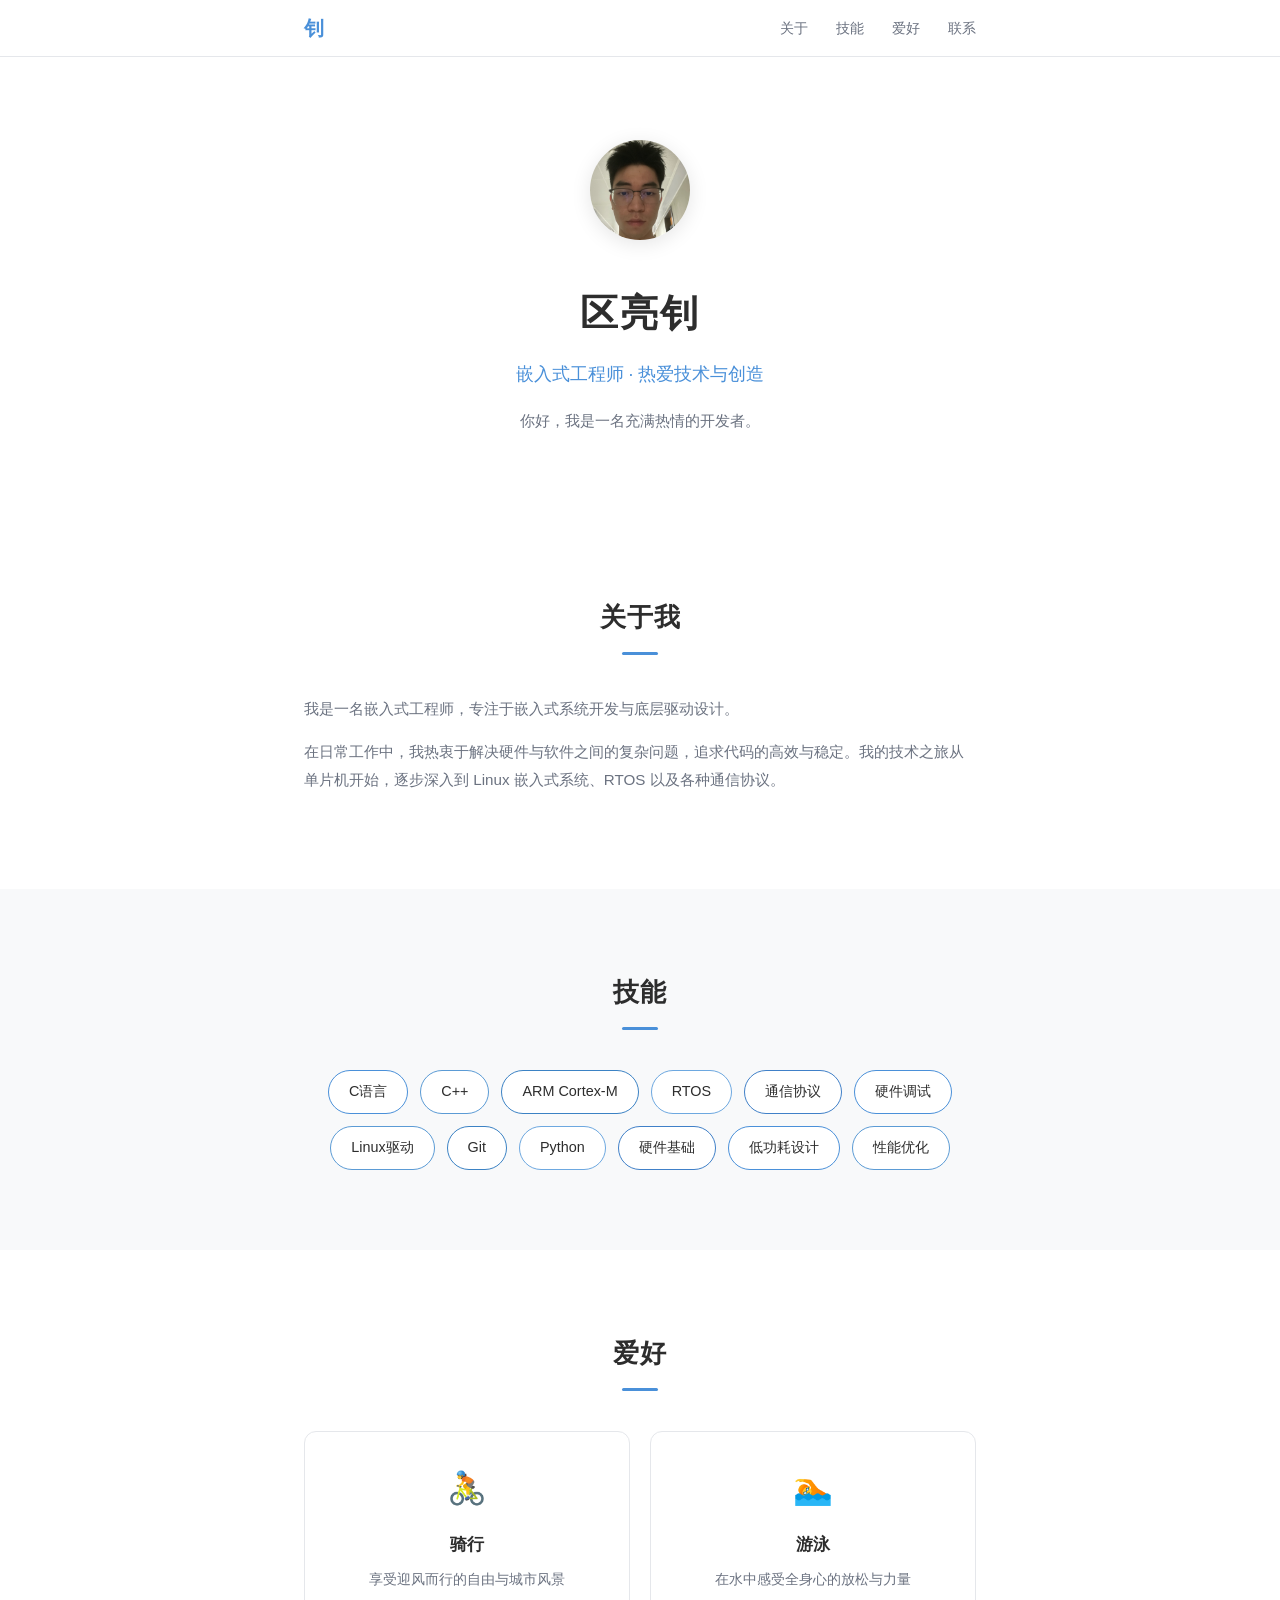
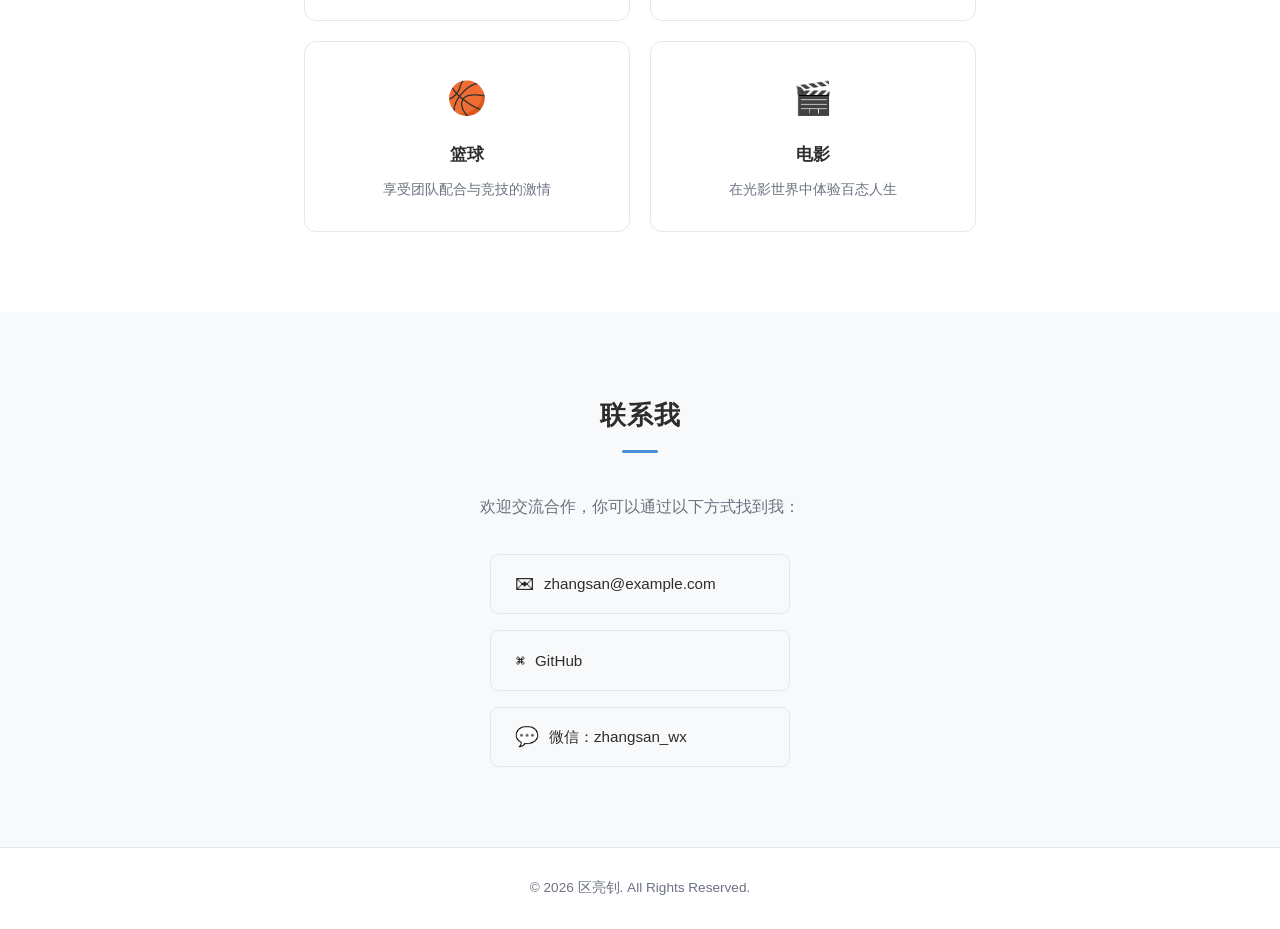
<file: index.html>
<!DOCTYPE html>
<html lang="zh-CN">

<head>
  <meta charset="UTF-8">
  <meta name="viewport" content="width=device-width, initial-scale=1.0">
  <title>区亮钊 — 个人主页</title>
  <link rel="stylesheet" href="css/style.css">
</head>

<body>

  <!-- 导航栏 -->
  <nav class="navbar">
    <div class="container">
      <a href="#home" class="nav-logo" data-nav="home">钊</a>
      <ul class="nav-links" id="nav-links">
        <li><a href="#about">关于</a></li>
        <li><a href="#skills">技能</a></li>
        <li><a href="#hobbies">爱好</a></li>
        <li><a href="#contact">联系</a></li>
      </ul>
    </div>
  </nav>

  <!-- ===== 视图：首页 ===== -->
  <div id="view-home" class="view">

    <!-- Hero 头部 -->
    <header class="hero">
      <div class="container">
        <div class="hero-avatar">
          <img src="images/01.jpg" alt="区亮钊">
        </div>
        <h1 class="hero-name">区亮钊</h1>
        <p class="hero-tagline">嵌入式工程师 · 热爱技术与创造</p>
        <p class="hero-bio">你好，我是一名充满热情的开发者。</p>
      </div>
    </header>

    <!-- 关于我 -->
    <section id="about" class="section">
      <div class="container">
        <h2 class="section-title">关于我</h2>
        <div class="about-content clickable" data-spa="about">
          <p>我是一名嵌入式工程师，专注于嵌入式系统开发与底层驱动设计。</p>
          <p>在日常工作中，我热衷于解决硬件与软件之间的复杂问题，追求代码的高效与稳定。我的技术之旅从单片机开始，逐步深入到 Linux 嵌入式系统、RTOS 以及各种通信协议。</p>
        </div>
      </div>
    </section>

    <!-- 技能展示 -->
    <section id="skills" class="section section-alt">
      <div class="container">
        <h2 class="section-title">技能</h2>
        <div class="skills-cloud">
          <span class="skill-tag" data-spa="skills">C语言</span>
          <span class="skill-tag" data-spa="skills">C++</span>
          <span class="skill-tag" data-spa="skills">ARM Cortex-M</span>
          <span class="skill-tag" data-spa="skills">RTOS</span>
          <span class="skill-tag" data-spa="skills">通信协议</span>
          <span class="skill-tag" data-spa="skills">硬件调试</span>
          <span class="skill-tag" data-spa="skills">Linux驱动</span>
          <span class="skill-tag" data-spa="skills">Git</span>
          <span class="skill-tag" data-spa="skills">Python</span>
          <span class="skill-tag" data-spa="skills">硬件基础</span>
          <span class="skill-tag" data-spa="skills">低功耗设计</span>
          <span class="skill-tag" data-spa="skills">性能优化</span>
        </div>
      </div>
    </section>

    <!-- 个人爱好 -->
    <section id="hobbies" class="section">
      <div class="container">
        <h2 class="section-title">爱好</h2>
        <div class="hobbies-grid">
          <a class="hobby-card" data-spa="hobby-cycling">
            <div class="hobby-icon">🚴</div>
            <h3>骑行</h3>
            <p>享受迎风而行的自由与城市风景</p>
          </a>
          <a class="hobby-card" data-spa="hobby-swimming">
            <div class="hobby-icon">🏊</div>
            <h3>游泳</h3>
            <p>在水中感受全身心的放松与力量</p>
          </a>
          <a class="hobby-card" data-spa="hobby-basketball">
            <div class="hobby-icon">🏀</div>
            <h3>篮球</h3>
            <p>享受团队配合与竞技的激情</p>
          </a>
          <a class="hobby-card" data-spa="hobby-movie">
            <div class="hobby-icon">🎬</div>
            <h3>电影</h3>
            <p>在光影世界中体验百态人生</p>
          </a>
        </div>
      </div>
    </section>

    <!-- 联系方式 -->
    <section id="contact" class="section section-alt">
      <div class="container">
        <h2 class="section-title">联系我</h2>
        <p class="contact-intro">欢迎交流合作，你可以通过以下方式找到我：</p>
        <div class="contact-links">
          <a href="mailto:zhangsan@example.com" class="contact-link">
            <span class="contact-icon">✉</span>
            <span>zhangsan@example.com</span>
          </a>
          <a href="https://github.com/oulz711" target="_blank" rel="noopener" class="contact-link">
            <span class="contact-icon">⌘</span>
            <span>GitHub</span>
          </a>
          <a href="#" class="contact-link">
            <span class="contact-icon">💬</span>
            <span>微信：zhangsan_wx</span>
          </a>
        </div>
      </div>
    </section>

    <footer class="footer">
      <div class="container">
        <p>&copy; 2026 区亮钊. All Rights Reserved.</p>
      </div>
    </footer>

  </div><!-- /view-home -->

  <!-- ===== 视图：关于我 ===== -->
  <div id="view-about" class="view view-page">
    <div class="page-content">
      <div class="page-header">
        <h1 class="page-title">关于我</h1>
      </div>
    </div>
    <footer class="footer">
      <div class="container">
        <p>&copy; 2026 区亮钊. All Rights Reserved.</p>
      </div>
    </footer>
  </div>

  <!-- ===== 视图：技能 ===== -->
  <div id="view-skills" class="view view-page">
    <div class="page-content">
      <div class="page-header">
        <h1 class="page-title">技能</h1>
      </div>
    </div>
    <footer class="footer">
      <div class="container">
        <p>&copy; 2026 区亮钊. All Rights Reserved.</p>
      </div>
    </footer>
  </div>

  <!-- ===== 视图：爱好 - 骑行 ===== -->
  <div id="view-hobby-cycling" class="view view-page">
    <div class="page-content">
      <div class="page-header">
        <h1 class="page-title">🚴 骑行</h1>
      </div>
    </div>
    <footer class="footer">
      <div class="container">
        <p>&copy; 2026 区亮钊. All Rights Reserved.</p>
      </div>
    </footer>
  </div>

  <!-- ===== 视图：爱好 - 游泳 ===== -->
  <div id="view-hobby-swimming" class="view view-page">
    <div class="page-content">
      <div class="page-header">
        <h1 class="page-title">🏊 游泳</h1>
      </div>
    </div>
    <footer class="footer">
      <div class="container">
        <p>&copy; 2026 区亮钊. All Rights Reserved.</p>
      </div>
    </footer>
  </div>

  <!-- ===== 视图：爱好 - 篮球 ===== -->
  <div id="view-hobby-basketball" class="view view-page">
    <div class="page-content">
      <div class="page-header">
        <h1 class="page-title">🏀 篮球</h1>
      </div>
    </div>
    <footer class="footer">
      <div class="container">
        <p>&copy; 2026 区亮钊. All Rights Reserved.</p>
      </div>
    </footer>
  </div>

  <!-- ===== 视图：爱好 - 电影 ===== -->
  <div id="view-hobby-movie" class="view view-page">
    <div class="page-content">
      <div class="page-header">
        <h1 class="page-title">🎬 电影</h1>
      </div>
    </div>
    <footer class="footer">
      <div class="container">
        <p>&copy; 2026 区亮钊. All Rights Reserved.</p>
      </div>
    </footer>
  </div>

  <script src="js/main.js"></script>
</body>

</html>
</file>
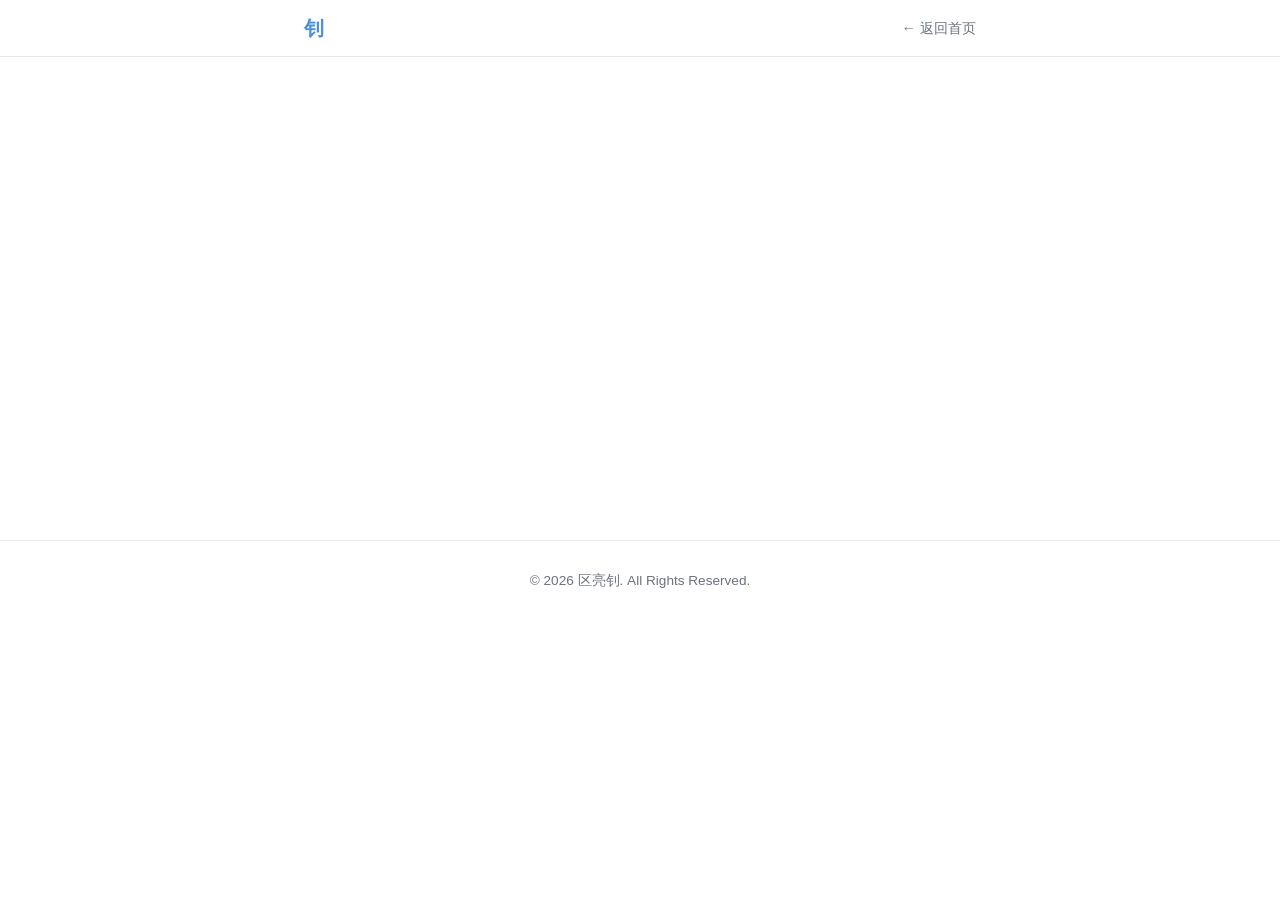
<file: about.html>
<!DOCTYPE html>
<html lang="zh-CN">
<head>
  <meta charset="UTF-8">
  <meta name="viewport" content="width=device-width, initial-scale=1.0">
  <title>关于我 — 区亮钊</title>
  <link rel="stylesheet" href="css/style.css">
</head>
<body>

  <nav class="navbar">
    <div class="container">
      <a href="index.html" class="nav-logo">钊</a>
      <ul class="nav-links">
        <li><a href="index.html">← 返回首页</a></li>
      </ul>
    </div>
  </nav>

  <main class="page-content">
  </main>

  <footer class="footer">
    <div class="container">
      <p>&copy; 2026 区亮钊. All Rights Reserved.</p>
    </div>
  </footer>

</body>
</html>
</file>
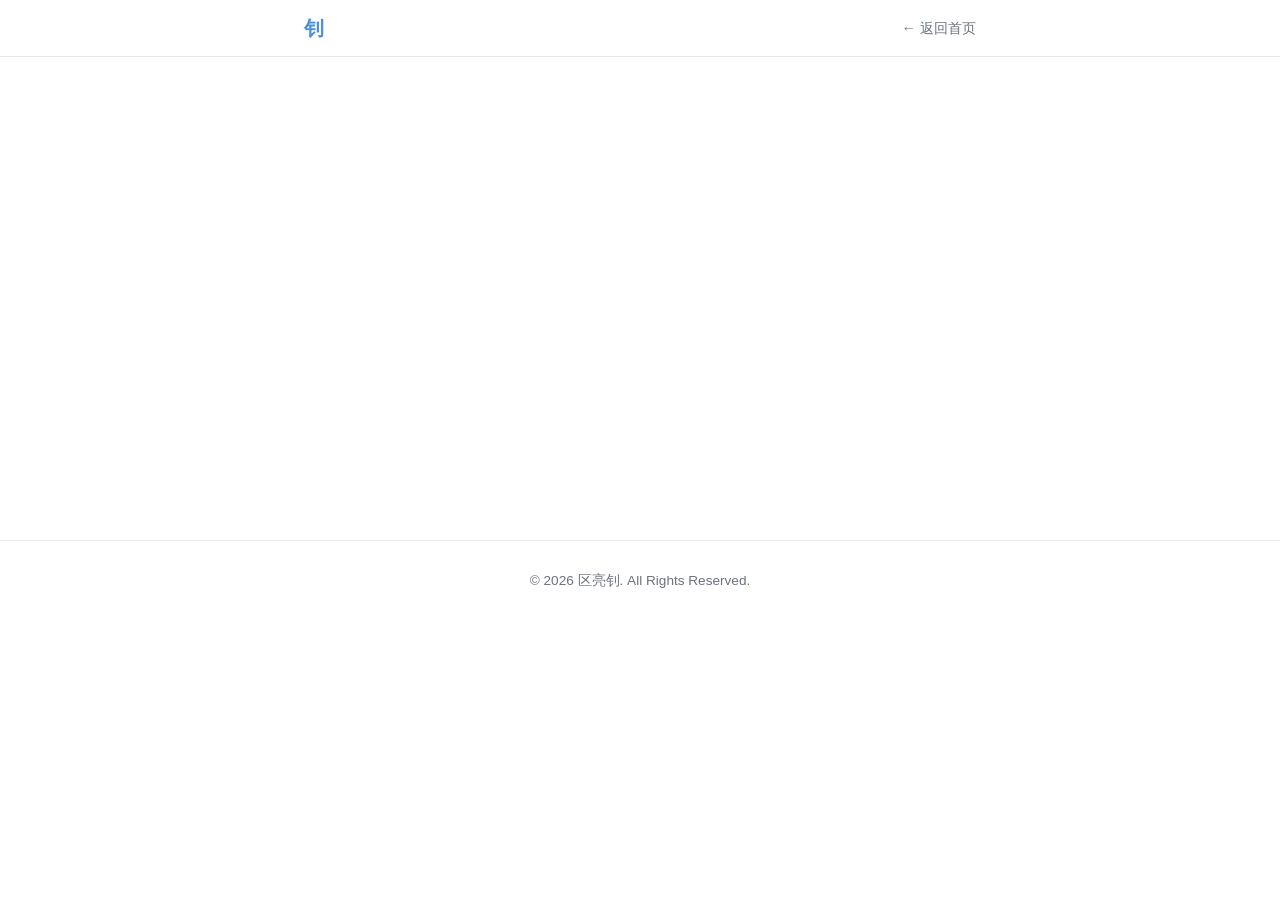
<file: hobby-basketball.html>
<!DOCTYPE html>
<html lang="zh-CN">
<head>
  <meta charset="UTF-8">
  <meta name="viewport" content="width=device-width, initial-scale=1.0">
  <title>篮球 — 区亮钊</title>
  <link rel="stylesheet" href="css/style.css">
</head>
<body>

  <nav class="navbar">
    <div class="container">
      <a href="index.html" class="nav-logo">钊</a>
      <ul class="nav-links">
        <li><a href="index.html">← 返回首页</a></li>
      </ul>
    </div>
  </nav>

  <main class="page-content">
  </main>

  <footer class="footer">
    <div class="container">
      <p>&copy; 2026 区亮钊. All Rights Reserved.</p>
    </div>
  </footer>

</body>
</html>
</file>
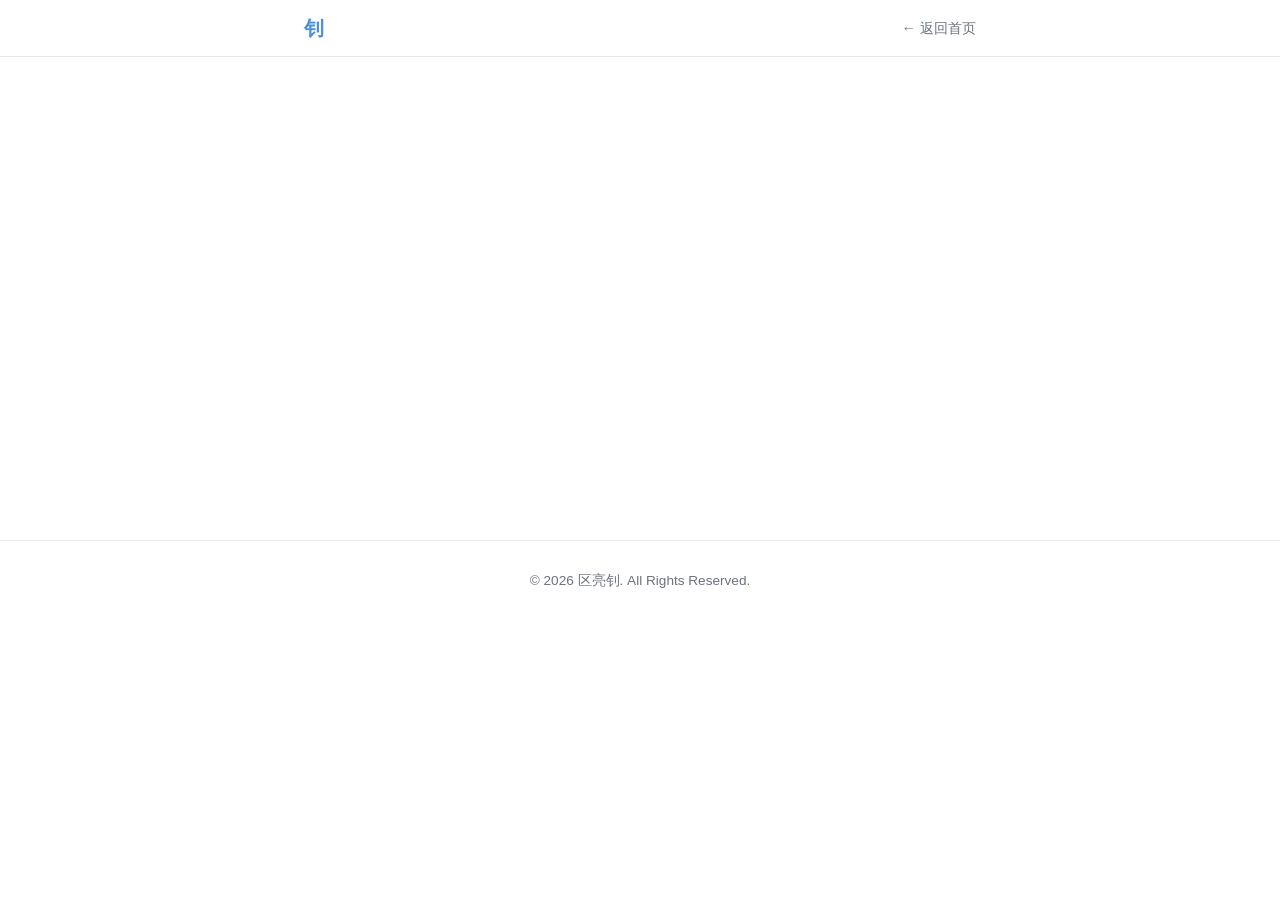
<file: hobby-cycling.html>
<!DOCTYPE html>
<html lang="zh-CN">
<head>
  <meta charset="UTF-8">
  <meta name="viewport" content="width=device-width, initial-scale=1.0">
  <title>骑行 — 区亮钊</title>
  <link rel="stylesheet" href="css/style.css">
</head>
<body>

  <nav class="navbar">
    <div class="container">
      <a href="index.html" class="nav-logo">钊</a>
      <ul class="nav-links">
        <li><a href="index.html">← 返回首页</a></li>
      </ul>
    </div>
  </nav>

  <main class="page-content">
  </main>

  <footer class="footer">
    <div class="container">
      <p>&copy; 2026 区亮钊. All Rights Reserved.</p>
    </div>
  </footer>

</body>
</html>
</file>
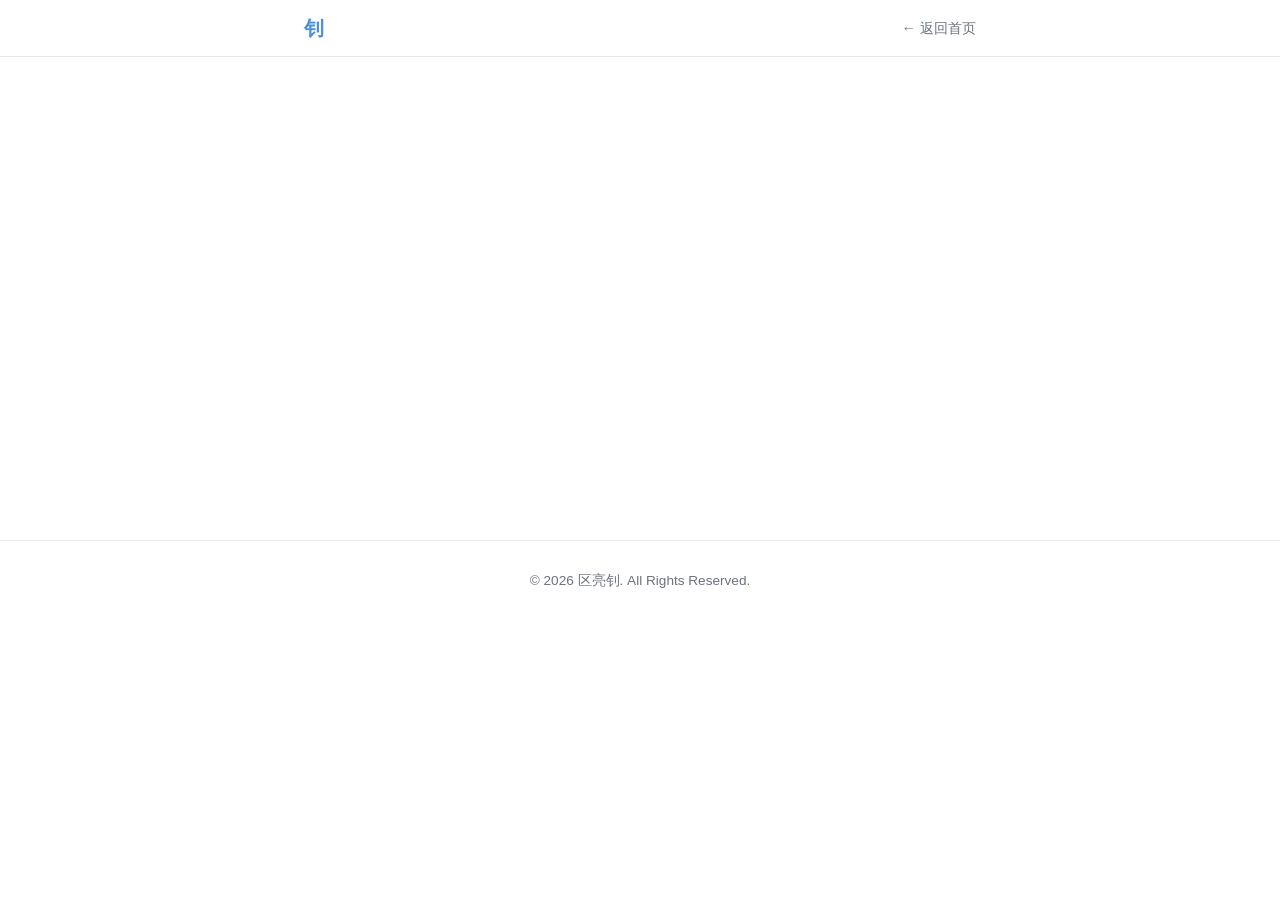
<file: hobby-movie.html>
<!DOCTYPE html>
<html lang="zh-CN">
<head>
  <meta charset="UTF-8">
  <meta name="viewport" content="width=device-width, initial-scale=1.0">
  <title>电影 — 区亮钊</title>
  <link rel="stylesheet" href="css/style.css">
</head>
<body>

  <nav class="navbar">
    <div class="container">
      <a href="index.html" class="nav-logo">钊</a>
      <ul class="nav-links">
        <li><a href="index.html">← 返回首页</a></li>
      </ul>
    </div>
  </nav>

  <main class="page-content">
  </main>

  <footer class="footer">
    <div class="container">
      <p>&copy; 2026 区亮钊. All Rights Reserved.</p>
    </div>
  </footer>

</body>
</html>
</file>
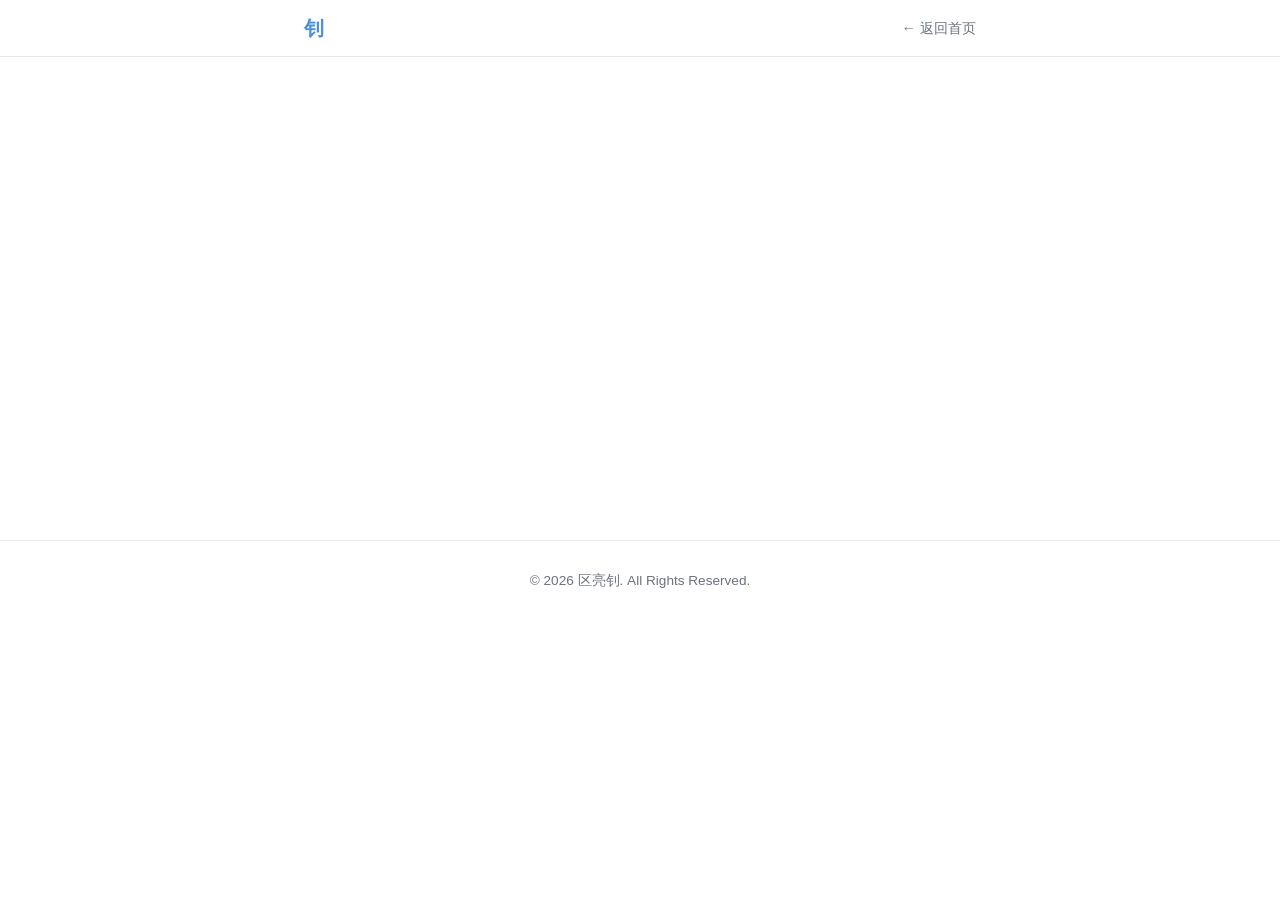
<file: hobby-swimming.html>
<!DOCTYPE html>
<html lang="zh-CN">
<head>
  <meta charset="UTF-8">
  <meta name="viewport" content="width=device-width, initial-scale=1.0">
  <title>游泳 — 区亮钊</title>
  <link rel="stylesheet" href="css/style.css">
</head>
<body>

  <nav class="navbar">
    <div class="container">
      <a href="index.html" class="nav-logo">钊</a>
      <ul class="nav-links">
        <li><a href="index.html">← 返回首页</a></li>
      </ul>
    </div>
  </nav>

  <main class="page-content">
  </main>

  <footer class="footer">
    <div class="container">
      <p>&copy; 2026 区亮钊. All Rights Reserved.</p>
    </div>
  </footer>

</body>
</html>
</file>
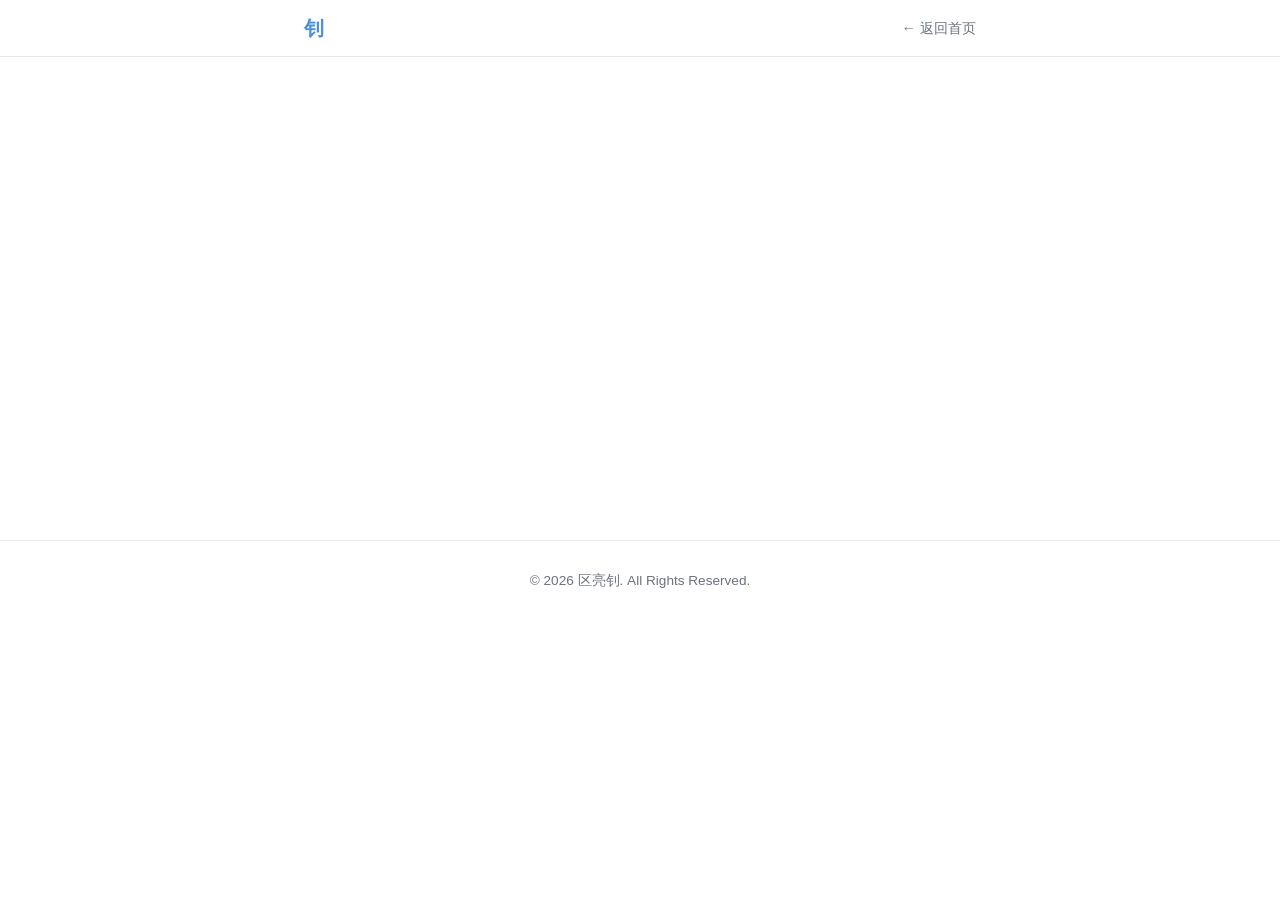
<file: skills.html>
<!DOCTYPE html>
<html lang="zh-CN">
<head>
  <meta charset="UTF-8">
  <meta name="viewport" content="width=device-width, initial-scale=1.0">
  <title>技能 — 区亮钊</title>
  <link rel="stylesheet" href="css/style.css">
</head>
<body>

  <nav class="navbar">
    <div class="container">
      <a href="index.html" class="nav-logo">钊</a>
      <ul class="nav-links">
        <li><a href="index.html">← 返回首页</a></li>
      </ul>
    </div>
  </nav>

  <main class="page-content">
  </main>

  <footer class="footer">
    <div class="container">
      <p>&copy; 2026 区亮钊. All Rights Reserved.</p>
    </div>
  </footer>

</body>
</html>
</file>
<file: css/style.css>
/* === 基础重置 === */
*, *::before, *::after {
  margin: 0;
  padding: 0;
  box-sizing: border-box;
}

:root {
  --color-bg: #ffffff;
  --color-bg-alt: #f8f9fa;
  --color-text: #2d2d2d;
  --color-text-light: #6b7280;
  --color-accent: #4a90d9;
  --color-accent-hover: #357abd;
  --color-border: #e5e7eb;
  --font-stack: -apple-system, BlinkMacSystemFont, "Segoe UI", "PingFang SC",
                "Hiragino Sans GB", "Microsoft YaHei", "Helvetica Neue",
                Helvetica, Arial, sans-serif;
  --max-width: 720px;
  --transition: 0.3s ease;
}

html {
  scroll-behavior: smooth;
  font-size: 16px;
}

body {
  font-family: var(--font-stack);
  color: var(--color-text);
  background: var(--color-bg);
  line-height: 1.8;
  -webkit-font-smoothing: antialiased;
}

.container {
  max-width: var(--max-width);
  margin: 0 auto;
  padding: 0 24px;
}

/* === 导航栏 === */
.navbar {
  position: fixed;
  top: 0;
  left: 0;
  right: 0;
  z-index: 100;
  background: rgba(255, 255, 255, 0.92);
  backdrop-filter: blur(12px);
  border-bottom: 1px solid var(--color-border);
}

.navbar .container {
  display: flex;
  justify-content: space-between;
  align-items: center;
  height: 56px;
}

.nav-logo {
  font-size: 1.25rem;
  font-weight: 700;
  color: var(--color-accent);
  text-decoration: none;
  letter-spacing: 1px;
}

.nav-links {
  list-style: none;
  display: flex;
  gap: 28px;
}

.nav-links a {
  text-decoration: none;
  color: var(--color-text-light);
  font-size: 0.9rem;
  transition: color var(--transition);
}

.nav-links a:hover {
  color: var(--color-accent);
}

/* === Hero === */
.hero {
  padding: 140px 0 80px;
  text-align: center;
}

.hero-avatar {
  margin-bottom: 28px;
}

.avatar-placeholder {
  width: 100px;
  height: 100px;
  border-radius: 50%;
  background: linear-gradient(135deg, var(--color-accent), #7cb8e4);
  color: #fff;
  font-size: 2.2rem;
  font-weight: 600;
  display: flex;
  align-items: center;
  justify-content: center;
  margin: 0 auto;
  box-shadow: 0 4px 20px rgba(74, 144, 217, 0.3);
}

.hero-avatar img {
  width: 100px;
  height: 100px;
  border-radius: 50%;
  object-fit: cover;
  box-shadow: 0 4px 20px rgba(0, 0, 0, 0.1);
}

.hero-name {
  font-size: 2.4rem;
  font-weight: 700;
  letter-spacing: 2px;
  margin-bottom: 12px;
}

.hero-tagline {
  font-size: 1.1rem;
  color: var(--color-accent);
  font-weight: 500;
  margin-bottom: 16px;
}

.hero-bio {
  font-size: 0.95rem;
  color: var(--color-text-light);
  max-width: 480px;
  margin: 0 auto;
}

/* === 通用区段 === */
.section {
  padding: 80px 0;
}

.section-alt {
  background: var(--color-bg-alt);
}

.section-title {
  font-size: 1.6rem;
  font-weight: 700;
  text-align: center;
  margin-bottom: 40px;
  letter-spacing: 1px;
  position: relative;
}

.section-title::after {
  content: "";
  display: block;
  width: 36px;
  height: 3px;
  background: var(--color-accent);
  margin: 12px auto 0;
  border-radius: 2px;
}

/* === 关于我 === */
.about-content p {
  color: var(--color-text-light);
  margin-bottom: 16px;
  font-size: 0.95rem;
}

.about-content.clickable {
  cursor: pointer;
  position: relative;
}

.about-content.clickable::after {
  content: "";
  position: absolute;
  inset: -12px -16px;
  border-radius: 10px;
  border: 1px solid transparent;
  transition: all var(--transition);
  pointer-events: none;
}

.about-content.clickable:hover::after {
  border-color: var(--color-border);
  background: rgba(74, 144, 217, 0.02);
}

/* === 技能标签 === */
.skills-cloud {
  display: flex;
  flex-wrap: wrap;
  justify-content: center;
  gap: 12px;
}

.skill-tag {
  display: inline-block;
  padding: 8px 20px;
  background: var(--color-bg);
  border: 1px solid var(--color-border);
  border-radius: 24px;
  font-size: 0.9rem;
  color: var(--color-text);
  cursor: pointer;
  transition: all var(--transition);
  user-select: none;
}

.skill-tag:hover {
  color: var(--color-accent);
  border-color: var(--color-accent);
  transform: translateY(-2px);
  box-shadow: 0 4px 12px rgba(74, 144, 217, 0.15);
}

/* === 爱好卡片 === */
.hobbies-grid {
  display: grid;
  grid-template-columns: repeat(2, 1fr);
  gap: 20px;
}

.hobby-card {
  display: block;
  background: var(--color-bg);
  border: 1px solid var(--color-border);
  border-radius: 12px;
  padding: 28px 24px;
  text-align: center;
  transition: all var(--transition);
  cursor: pointer;
  text-decoration: none;
  color: inherit;
}

.hobby-card:hover {
  transform: translateY(-4px);
  box-shadow: 0 8px 24px rgba(0, 0, 0, 0.06);
  border-color: var(--color-accent);
}

.hobby-icon {
  font-size: 2rem;
  margin-bottom: 12px;
}

.hobby-card h3 {
  font-size: 1.05rem;
  font-weight: 600;
  margin-bottom: 8px;
}

.hobby-card > p {
  font-size: 0.85rem;
  color: var(--color-text-light);
}

/* === SPA 视图切换 === */
.view {
  display: none;
}

.view.active {
  display: block;
  animation: viewIn 0.35s ease;
}

@keyframes viewIn {
  from {
    opacity: 0;
    transform: translateY(16px);
  }
  to {
    opacity: 1;
    transform: translateY(0);
  }
}

/* === 子页面内容区 === */
.page-content {
  padding: 120px 0 80px;
  min-height: 60vh;
}

.page-header {
  text-align: center;
  margin-bottom: 36px;
}

.page-title {
  font-size: 1.8rem;
  font-weight: 700;
  letter-spacing: 1px;
}

/* === 联系方式 === */
.contact-intro {
  text-align: center;
  color: var(--color-text-light);
  margin-bottom: 32px;
}

.contact-links {
  display: flex;
  flex-direction: column;
  align-items: center;
  gap: 16px;
}

.contact-link {
  display: flex;
  align-items: center;
  gap: 10px;
  text-decoration: none;
  color: var(--color-text);
  font-size: 0.95rem;
  padding: 12px 24px;
  border: 1px solid var(--color-border);
  border-radius: 8px;
  min-width: 300px;
  transition: all var(--transition);
}

.contact-link:hover {
  border-color: var(--color-accent);
  color: var(--color-accent);
  box-shadow: 0 2px 8px rgba(74, 144, 217, 0.1);
}

.contact-icon {
  font-size: 1.2rem;
}

/* === 页脚 === */
.footer {
  padding: 28px 0;
  text-align: center;
  border-top: 1px solid var(--color-border);
}

.footer p {
  font-size: 0.85rem;
  color: var(--color-text-light);
}

/* === 滚动渐入动画 === */
.fade-in {
  opacity: 0;
  transform: translateY(24px);
  transition: opacity 0.6s ease, transform 0.6s ease;
}

.fade-in.visible {
  opacity: 1;
  transform: translateY(0);
}

/* === 响应式 === */
@media (max-width: 768px) {
  .hero {
    padding: 120px 0 60px;
  }

  .hero-name {
    font-size: 1.8rem;
  }

  .hero-tagline {
    font-size: 1rem;
  }

  .section {
    padding: 60px 0;
  }

  .section-title {
    font-size: 1.4rem;
    margin-bottom: 32px;
  }

  .hobbies-grid {
    grid-template-columns: 1fr;
  }

  .nav-links {
    gap: 16px;
  }

  .nav-links a {
    font-size: 0.82rem;
  }

  .contact-link {
    min-width: 100%;
  }
}
</file>
